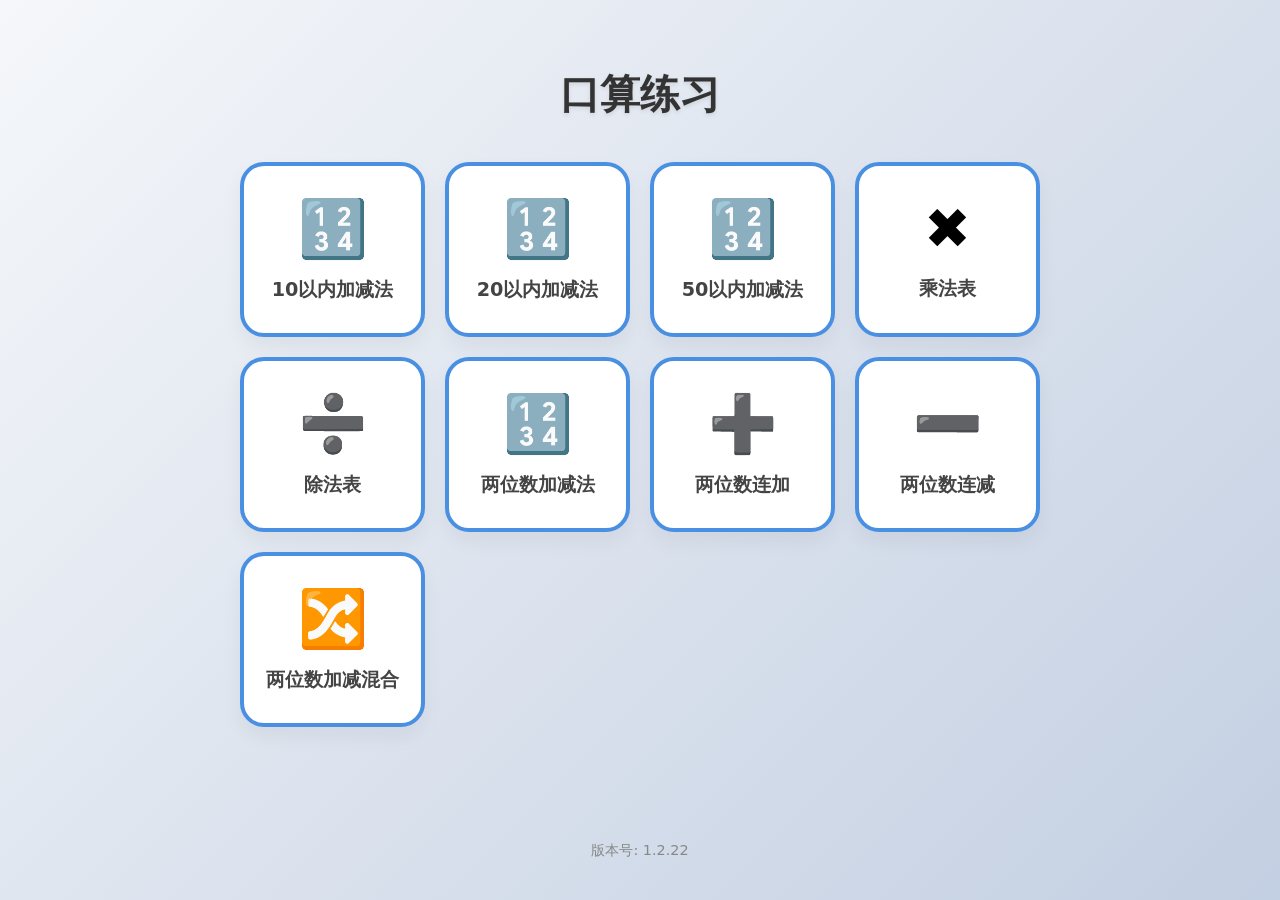
<file: src/index.html>
<!DOCTYPE html>
<html lang="zh-CN">

<head>
    <meta charset="UTF-8">
    <meta name="viewport"
        content="width=device-width, initial-scale=1.0, maximum-scale=1.0, user-scalable=no, viewport-fit=cover">
    <meta name="apple-mobile-web-app-capable" content="yes">
    <!-- 防止 HTTP 环境下 index.html 被强缓存，确保版本检测准确 -->
    <meta http-equiv="Cache-Control" content="no-cache, no-store, must-revalidate">
    <meta http-equiv="Pragma" content="no-cache">
    <meta http-equiv="Expires" content="0">
    <meta name="mobile-web-app-capable" content="yes">
    <meta name="apple-mobile-web-app-status-bar-style" content="black-translucent">
    <meta name="apple-mobile-web-app-title" content="学习中心">
    <link rel="manifest" href="manifest.json">
    <link rel="stylesheet" href="style.css">

    <style>
        /* 语音播报开关样式 */
        .switch {
            position: relative;
            display: inline-block;
            width: 50px;
            height: 24px;
            margin-right: 8px;
        }

        .switch input {
            opacity: 0;
            width: 0;
            height: 0;
        }

        .slider {
            position: absolute;
            cursor: pointer;
            top: 0;
            left: 0;
            right: 0;
            bottom: 0;
            background-color: #ccc;
            transition: .4s;
            border-radius: 24px;
        }

        .slider:before {
            position: absolute;
            content: "";
            height: 18px;
            width: 18px;
            left: 3px;
            bottom: 3px;
            background-color: white;
            transition: .4s;
            border-radius: 50%;
        }

        input:checked+.slider {
            background-color: var(--success, #2196F3);
        }

        input:checked+.slider:before {
            transform: translateX(26px);
        }

        .stats-bar .stat-box {
            align-items: center;
        }
    </style>
    <title>口算练习</title>
</head>

<body>

    <div id="home-page">
        <h1 class="home-title">口算练习</h1>
        <div class="app-grid">
            <div class="app-card math" onclick="launchApp('math10')">
                <span class="app-icon">🔢</span>
                <span class="app-name">10以内加减法</span>
            </div>
            <div class="app-card math" onclick="launchApp('math20')">
                <span class="app-icon">🔢</span>
                <span class="app-name">20以内加减法</span>
            </div>
            <div class="app-card math" onclick="launchApp('math50')">
                <span class="app-icon">🔢</span>
                <span class="app-name">50以内加减法</span>
            </div>
            <div class="app-card math" onclick="launchApp('mathMul')">
                <span class="app-icon">✖️</span>
                <span class="app-name">乘法表</span>
            </div>
            <div class="app-card math" onclick="launchApp('mathDiv')">
                <span class="app-icon">➗</span>
                <span class="app-name">除法表</span>
            </div>
            <div class="app-card math" onclick="launchApp('math100')">
                <span class="app-icon">🔢</span>
                <span class="app-name">两位数加减法</span>
            </div>
            <div class="app-card math" onclick="launchApp('mathChain')">
                <span class="app-icon">➕</span>
                <span class="app-name">两位数连加</span>
            </div>
            <div class="app-card math" onclick="launchApp('mathChainSub')">
                <span class="app-icon">➖</span>
                <span class="app-name">两位数连减</span>
            </div>
            <div class="app-card math" onclick="launchApp('mathMix')">
                <span class="app-icon">🔀</span>
                <span class="app-name">两位数加减混合</span>
            </div>
        </div>
        <div id="version-display" style="margin-top: auto; padding-top: 20px; color: #888; font-size: 0.9rem;"></div>
    </div>

    <div id="game-container" style="display: none;">
        <!-- 游戏通用布局将由 uitemplate.js 动态渲染 -->
    </div>

    <script src="uitemplate.js"></script>
    <script src="tts.js"></script>
    <script src="scratchpad.js"></script>
    <script src="keypad.js"></script>
    <script type="module" src="main.js"></script>
    <script>
        // --- 路由逻辑 ---
        let currentAppModule = null;

        window.addEventListener('load', () => {
            fetch('version.json')
                .then(response => response.json())
                .then(data => {
                    const versionDisplay = document.getElementById('version-display');
                    if (versionDisplay) {
                        versionDisplay.textContent = `版本号: ${data.version}`;
                    }
                })
                .catch(err => console.error('Failed to load version:', err));
        });

        function launchApp(appName) {
            document.getElementById('home-page').style.display = 'none';
            document.getElementById('game-container').style.display = 'flex';

            const gameTitles = { math10: '10以内加减法', math20: '20以内加减法', math50: '50以内加减法', mathMul: '乘法表', mathDiv: '除法表', math100: '两位数加减法', mathChain: '两位数连加', mathChainSub: '两位数连减', mathMix: '两位数加减混合' };
            const gameTitle = gameTitles[appName];

            // 渲染通用游戏界面, 并显示退出按钮
            renderGameLayout(document.getElementById('game-container'), { showExitButton: true, m_title: gameTitle });

            // 初始化草稿板
            scratchpad.init('scratchpad-canvas');

            import('./mathgame.js')
                .then(lib => {
                    currentAppModule = lib.createGame(appName);

                    // 1. 绑定键盘事件到当前模块的 handleKeypadInput
                    renderKeypad('.keypad-container', (key) => {
                        if (currentAppModule && currentAppModule.handleKeypadInput) {
                            currentAppModule.handleKeypadInput(key);
                        }
                    });

                    // 2. 初始化 TTS 开关
                    currentAppModule.setupTtsToggle();

                    // 3. 将全局按钮功能指向当前模块 (例如: 重复读题, 查看历史)
                    window.repeatQuestion = () => {
                        if (currentAppModule && currentAppModule.repeatQuestion) currentAppModule.repeatQuestion();
                    };
                    window.toggleHistory = () => {
                        if (currentAppModule && currentAppModule.toggleHistory) currentAppModule.toggleHistory();
                    };

                    // 4. 开始出题
                    currentAppModule.makeQuiz();
                })
                .catch(error => {
                    console.error(`Failed to load game ${appName}`, error);
                });
        }

        function goHome() {
            if (confirm("确定要退出练习吗？")) {
                document.getElementById('home-page').style.display = 'flex';
                document.getElementById('game-container').style.display = 'none';
            }
        }
    </script>


</body>

</html>
</file>
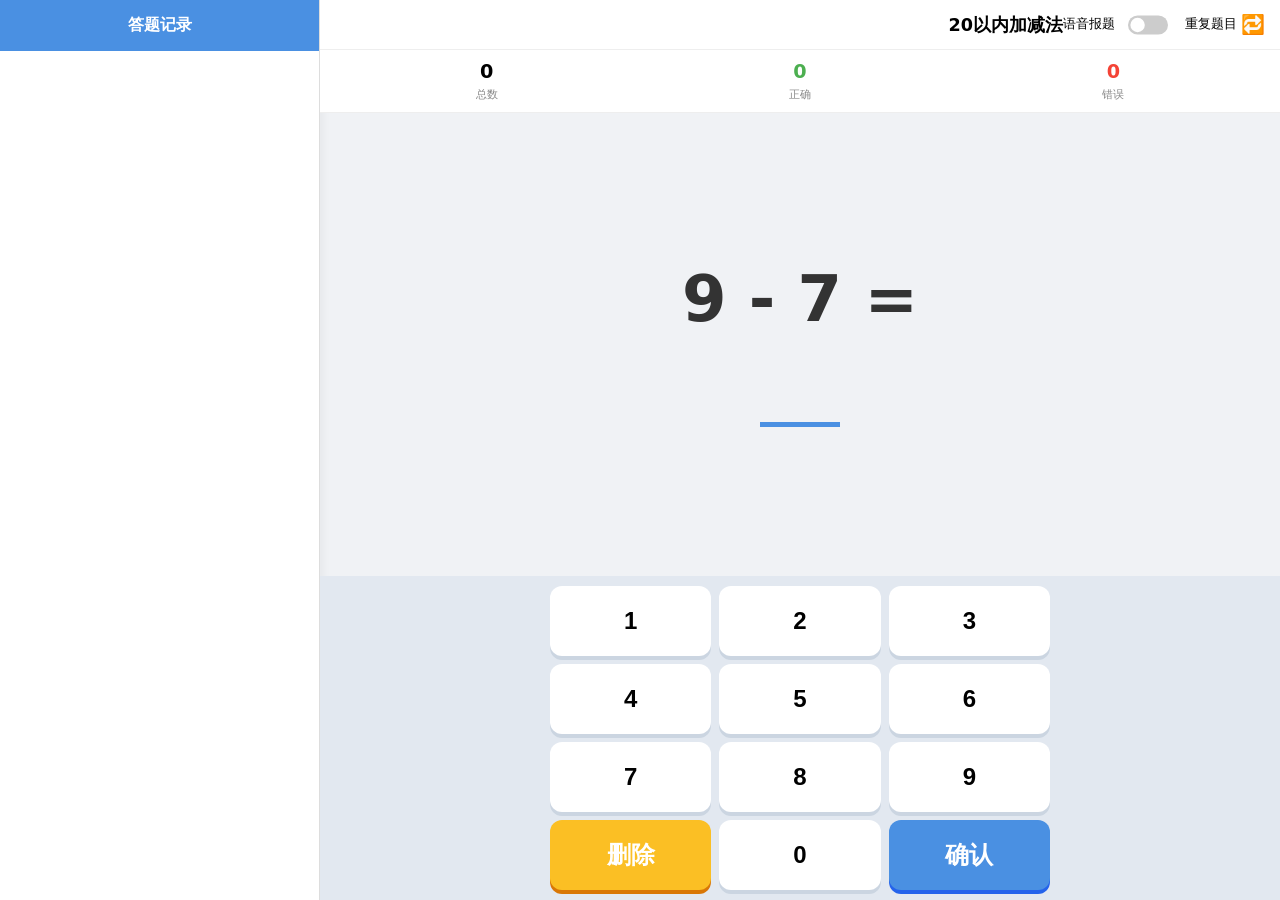
<file: src/game.html>
<!DOCTYPE html>
<html lang="zh-CN">
<head>
    <meta charset="UTF-8">
    <meta name="viewport" content="width=device-width, initial-scale=1.0, maximum-scale=1.0, user-scalable=no, viewport-fit=cover">
    <title>口算练习</title>
    <link rel="stylesheet" href="style.css">
    <style>
        /* 语音播报开关样式 */
        .switch { position: relative; display: inline-block; width: 50px; height: 24px; margin-right: 8px; }
        .switch input { opacity: 0; width: 0; height: 0; }
        .slider { position: absolute; cursor: pointer; top: 0; left: 0; right: 0; bottom: 0; background-color: #ccc; transition: .4s; border-radius: 24px; }
        .slider:before { position: absolute; content: ""; height: 18px; width: 18px; left: 3px; bottom: 3px; background-color: white; transition: .4s; border-radius: 50%; }
        input:checked + .slider { background-color: var(--success, #2196F3); }
        input:checked + .slider:before { transform: translateX(26px); }
        .stats-bar .stat-box { align-items: center; }
    </style>
</head>
<body>

<div id="game-container">
    <!-- 游戏通用布局将由 uitemplate.js 动态渲染 -->
</div>

<script src="uitemplate.js"></script>
<script src="tts.js"></script>
<script src="scratchpad.js"></script>
<script src="keypad.js"></script>
<script type="module">
    // 注意: import 声明必须在模块顶层，不能放进 if/else 块（否则整个脚本 SyntaxError）
    import { createGame } from './mathgame.js';
    import './main.js'; // For update checker

    // 用法: game.html?g=math10|math20|math50 (缺省 math20)
    const TITLES = { math10: '10以内加减法', math20: '20以内加减法', math50: '50以内加减法', mathMul: '乘法表', mathDiv: '除法表', math100: '两位数加减法', mathChain: '两位数连加', mathChainSub: '两位数连减', mathMix: '两位数加减混合' };
    const name = new URLSearchParams(location.search).get('g');
    if (!TITLES[name]) {
        location.replace(name ? 'index.html' : 'game.html?g=math20');
    } else {
        document.title = TITLES[name];
        const game = createGame(name);

        // 1. 渲染通用游戏界面
        renderGameLayout(document.getElementById('game-container'), { showExitButton: false, m_title: TITLES[name] });

        // 2. 初始化草稿板
        scratchpad.init('scratchpad-canvas');

        // 3. 初始化TTS开关
        game.setupTtsToggle();

        // 4. 渲染键盘
        renderKeypad('.keypad-container', game.handleKeypadInput);

        // 5. 开始出题
        game.makeQuiz();

        // Make functions global for uitemplate.js onclick handlers
        window.toggleHistory = game.toggleHistory;
        window.repeatQuestion = game.repeatQuestion;
    }
</script>
</body>
</html>
</file>
<file: src/style.css>
:root { --primary: #4a90e2; --success: #4caf50; --danger: #f44336; --bg: #f0f2f5; }

* { box-sizing: border-box; -webkit-tap-highlight-color: transparent; -webkit-user-select: none; user-select: none; }

html {
    height: 100%;
    width: 100%;
    overflow: hidden;
    background: var(--bg); /* 确保底部安全区域背景色一致，消除白条 */
}

body {
    font-family: system-ui, -apple-system, sans-serif;
    background: var(--bg);
    margin: 0;
    padding-left: env(safe-area-inset-left);
    overscroll-behavior-y: none;
    padding-right: env(safe-area-inset-right);
    overflow: hidden; /* Prevent scrolling on body, handle in containers */
    height: 100%;
    width: 100%;
    position: fixed;
    top: 0;
    left: 0;
}

/* 主页样式 */
#home-page {
    height: 100%; width: 100%; display: flex; flex-direction: column; align-items: center; padding: 40px 20px;
    background: linear-gradient(135deg, #f5f7fa 0%, #c3cfe2 100%);
    overflow-y: auto; /* Allow scrolling if content overflows */
}
.home-title { font-size: 2.5rem; color: #333; margin-bottom: 40px; text-shadow: 0 2px 4px rgba(0,0,0,0.1); }
.app-grid { display: grid; grid-template-columns: repeat(auto-fit, minmax(160px, 1fr)); gap: 20px; width: 100%; max-width: 800px; }
.app-card {
    background: white; border-radius: 24px; padding: 30px 20px; text-align: center;
    box-shadow: 0 10px 20px rgba(0,0,0,0.05); cursor: pointer; transition: all 0.3s ease;
    border: 4px solid transparent;
}
.app-card:active { transform: scale(0.95); background: #eef2f7; }
.app-card.math { border-color: #4a90e2; }
.app-icon { font-size: 3.5rem; margin-bottom: 15px; display: block; }
.app-name { font-size: 1.2rem; font-weight: bold; color: #444; }

/* 游戏容器 (Shared by Math20) */
#game-container { 
    height: 100%; 
    width: 100%; 
    display: flex; 
    flex-direction: row; 
}

/* Math20 Specific Styles */
.back-btn { 
    /* 已废弃，移动到 toolbar */
    border: none; background: transparent; 
    font-size: 1rem; cursor: pointer; color: #333;
    padding: 5px; display: flex; align-items: center;
}

.sidebar { 
    width: 25%; 
    min-width: 200px; 
    max-width: 320px; 
    background: white; 
    border-right: 1px solid #ddd; 
    display: flex; 
    flex-direction: column; 
    box-shadow: 2px 0 10px rgba(0,0,0,0.05);
}
.sidebar-header { 
    padding: 15px; 
    padding-top: calc(15px + env(safe-area-inset-top)); 
    background: var(--primary); color: white; text-align: center; font-weight: bold; 
}
.history-list { flex: 1; overflow-y: auto; padding: 10px; }
.history-item { 
    padding: 10px; margin-bottom: 8px; border-radius: 8px; 
    background: #f8f9fa; border-left: 4px solid #ccc; 
    display: flex; justify-content: space-between; font-size: 0.9rem; 
}
.history-item.correct { border-left-color: var(--success); background: #e8f5e9; }
.history-item.wrong { border-left-color: var(--danger); background: #ffebee; }

.main-content { flex: 1; display: flex; flex-direction: column; min-width: 0; position: relative; }

/* 新增：顶部工具栏 */
.app-toolbar {
    display: flex;
    justify-content: space-between;
    align-items: center;
    padding: 8px 15px;
    padding-top: calc(8px + env(safe-area-inset-top)); /* 处理刘海屏 */
    background: #fff;
    border-bottom: 1px solid #eee;
    min-height: 50px;
}

.stats-bar { 
    display: flex; justify-content: space-around; align-items: center;
    padding: 10px; background: white; border-bottom: 1px solid #eee;
    /* padding-top 由 app-toolbar 接管 */
}
.history-trigger {
    display: none;
    background: #f1f5f9;
    border: 1px solid #cbd5e1;
    border-radius: 8px;
    padding: 6px 12px;
    font-size: 0.85rem;
    color: #475569;
    cursor: pointer;
    margin-right: 10px;
}
.history-trigger:active { background: #e2e8f0; }
.stat-box { text-align: center; flex: 1; }
.stat-val { font-size: 1.2rem; font-weight: bold; display: block; }
.stat-lab { font-size: 0.7rem; color: #888; text-transform: uppercase; }

.quiz-area { 
    position: relative; /* For scratchpad positioning */
    flex: 1; 
    display: flex; 
    flex-direction: column; 
    align-items: center; 
    justify-content: center; 
    padding: 10px; 
    gap: 15px;
}
#scratchpad-canvas {
    position: absolute;
    top: 0;
    left: 0;
    width: 100%;
    height: 100%;
    z-index: 10; /* Above question/answer, below popups */
    touch-action: none; /* Prevent page scroll while drawing */
}
#question { font-size: clamp(2rem, 10vh, 4rem); font-weight: 800; color: #333; }
#answer-view { 
    font-size: clamp(2rem, 10vh, 4rem); 
    min-height: 1.2em; 
    color: var(--primary); 
    border-bottom: 5px solid var(--primary); 
    min-width: 80px; 
    text-align: center;
}

.keypad-container { 
    background: #e2e8f0; 
    padding: 10px; 
    padding-bottom: calc(10px + env(safe-area-inset-bottom)) !important; 
}
.keypad { display: grid; grid-template-columns: repeat(3, 1fr); gap: 8px; max-width: 500px; margin: 0 auto; }
.key { 
    background: white; border: none; 
    height: clamp(44px, 12vh, 70px); 
    font-size: 1.5rem; font-weight: bold; 
    border-radius: 12px; box-shadow: 0 4px 0 #cbd5e1; 
    transition: transform 0.05s, box-shadow 0.05s, filter 0.05s;
    cursor: pointer; /* Hint to iOS that this is a clickable element */
    touch-action: manipulation; /* 移除 iOS 300ms 点击延迟 */
    -webkit-tap-highlight-color: transparent; /* 确保不显示默认灰色背景 */
}
.key:active { 
    transition: none; /* 按下时立即响应，不要动画，防止快速点击看不见效果 */
    transform: translateY(3px) scale(0.98); 
    box-shadow: 0 1px 0 #cbd5e1; 
    /* background-color is darkened by the filter */
    filter: brightness(0.95);
}
.key-del { background: #fbbf24; color: white; box-shadow: 0 4px 0 #d97706; }
.key-del:active { box-shadow: 0 1px 0 #d97706; }
.key-ok { background: var(--primary); color: white; box-shadow: 0 4px 0 #2563eb; }
.key-ok:active { box-shadow: 0 1px 0 #2563eb; }

/* 窄屏适配 */
@media (max-width: 600px) {
    .sidebar { 
        position: fixed;
        top: 0;
        left: 0;
        width: 80%;
        max-width: 300px;
        height: 100vh;
        z-index: 1000;
        transform: translateX(-100%);
        transition: transform 0.3s ease;
        display: flex;
    }
    .sidebar.active {
        transform: translateX(0);
    }
    .sidebar-overlay {
        display: none;
        position: fixed;
        top: 0;
        left: 0;
        width: 100vw;
        height: 100vh;
        background: rgba(0,0,0,0.5);
        z-index: 999;
    }
    .sidebar-overlay.active {
        display: block;
    }
    .history-trigger {
        display: block;
    }
}

/* 横屏适配 (Landscape) */
@media (orientation: landscape) and (max-height: 500px) {
    .quiz-area {
        flex-direction: row;
        gap: 20px;
        padding: 5px;
    }
    .stats-bar {
        padding: 5px 10px;
    }
    #question, #answer-view {
        font-size: clamp(1.5rem, 15vh, 3rem);
    }
    .keypad-container {
        padding: 5px;
    }
    .key {
        height: clamp(36px, 15vh, 50px);
        font-size: 1.2rem;
    }
}

/* PWA 更新提示 */
#update-toast {
    position: fixed;
    bottom: 20px;
    left: 50%;
    transform: translateX(-50%);
    background-color: #2d3748; /* A dark, modern color */
    color: white;
    padding: 12px 20px;
    border-radius: 8px;
    box-shadow: 0 5px 15px rgba(0,0,0,0.25);
    z-index: 2000;
    display: flex;
    align-items: center;
    gap: 15px;
    font-size: 0.9rem;
}

#update-toast button {
    background-color: var(--primary);
    color: white;
    border: none;
    padding: 8px 12px;
    border-radius: 5px;
    cursor: pointer;
    font-weight: bold;
    transition: background-color 0.2s;
}

#update-toast button:active {
    background-color: #2563eb; /* A darker shade of primary */
}
</file>
